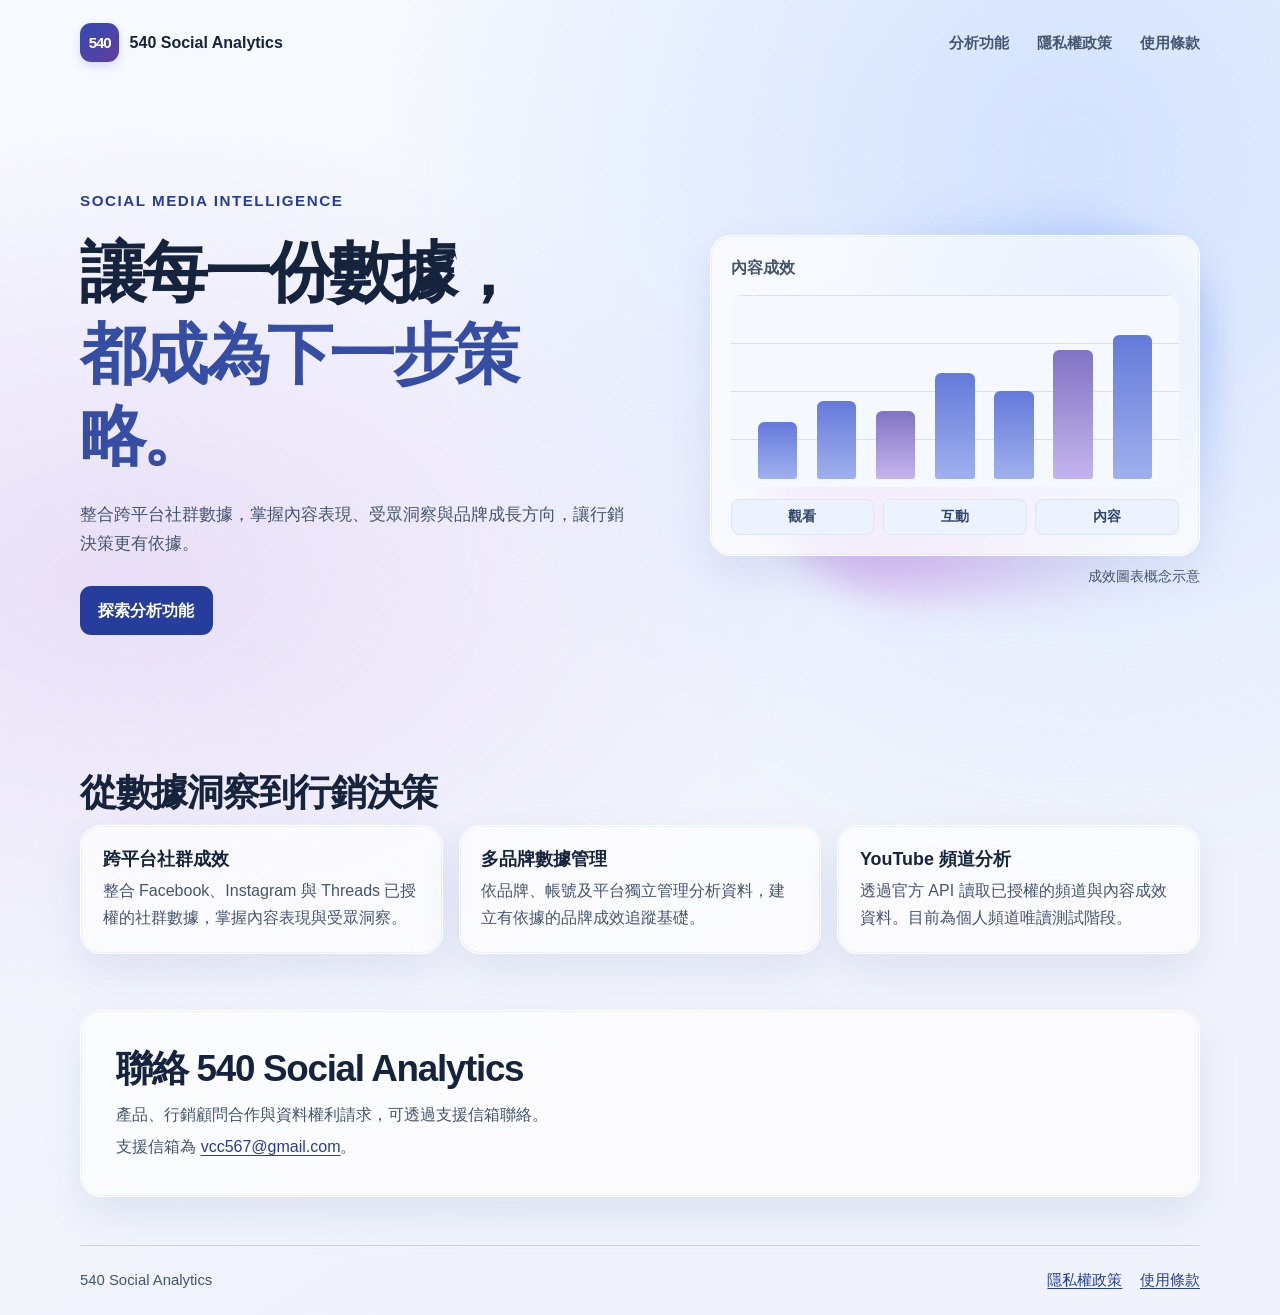
<file: index.html>
<!doctype html>
<html lang="zh-Hant">
<head>
  <meta charset="utf-8">
  <meta name="viewport" content="width=device-width, initial-scale=1">
  <meta name="google-site-verification" content="hTyvmV1lqASZmQ6Gsihp-XycyqeNi187Hg7N2gv2ka0">
  <meta name="description" content="540 Social Analytics 是本機行銷分析工作台，整理已授權的社群成效與內容數據。">
  <title>540 Social Analytics｜本機行銷分析工作台</title>
  <link rel="stylesheet" href="styles.css">
</head>
<body class="home">
  <a class="skip" href="#main">跳至主要內容</a>
  <header class="shell masthead">
    <a class="brand" href="./"><span class="mark" aria-hidden="true">540</span>540 Social Analytics</a>
    <nav class="navigation" aria-label="主要導覽"><a href="#features">分析功能</a><a href="privacy/">隱私權政策</a><a href="terms/">使用條款</a></nav>
  </header>
  <main class="shell" id="main">
    <section class="hero" aria-labelledby="hero-title">
      <div>
        <p class="eyebrow">SOCIAL MEDIA INTELLIGENCE</p>
        <h1 id="hero-title">讓每一份數據，<span>都成為下一步策略。</span></h1>
        <p class="lead">整合跨平台社群數據，掌握內容表現、受眾洞察與品牌成長方向，讓行銷決策更有依據。</p>
        <a class="button" href="#features">探索分析功能</a>
      </div>
      <figure class="visual">
        <div class="glass panel" aria-hidden="true">
          <div class="panel-top">內容成效</div>
          <div class="chart"><i style="--height:34%"></i><i style="--height:47%"></i><i style="--height:41%"></i><i style="--height:64%"></i><i style="--height:53%"></i><i style="--height:78%"></i><i style="--height:87%"></i></div>
          <div class="panel-tiles"><span>觀看</span><span>互動</span><span>內容</span></div>
        </div>
        <figcaption>成效圖表概念示意</figcaption>
      </figure>
    </section>
    <section class="section" id="features">
      <h2>從數據洞察到行銷決策</h2>
      <div class="features">
        <article class="glass feature"><h3>跨平台社群成效</h3><p>整合 Facebook、Instagram 與 Threads 已授權的社群數據，掌握內容表現與受眾洞察。</p></article>
        <article class="glass feature"><h3>多品牌數據管理</h3><p>依品牌、帳號及平台獨立管理分析資料，建立有依據的品牌成效追蹤基礎。</p></article>
        <article class="glass feature"><h3>YouTube 頻道分析</h3><p>透過官方 API 讀取已授權的頻道與內容成效資料。目前為個人頻道唯讀測試階段。</p></article>
      </div>
    </section>
    <section class="glass contact" id="contact">
      <h2>聯絡 540 Social Analytics</h2>
      <p>產品、行銷顧問合作與資料權利請求，可透過支援信箱聯絡。</p>
      <p>支援信箱為 <a href="mailto:vcc567@gmail.com">vcc567@gmail.com</a>。</p>
    </section>
  </main>
  <footer class="shell footer"><p>540 Social Analytics</p><nav aria-label="網站政策"><a href="privacy/">隱私權政策</a><a href="terms/">使用條款</a></nav></footer>
</body>
</html>
</file>
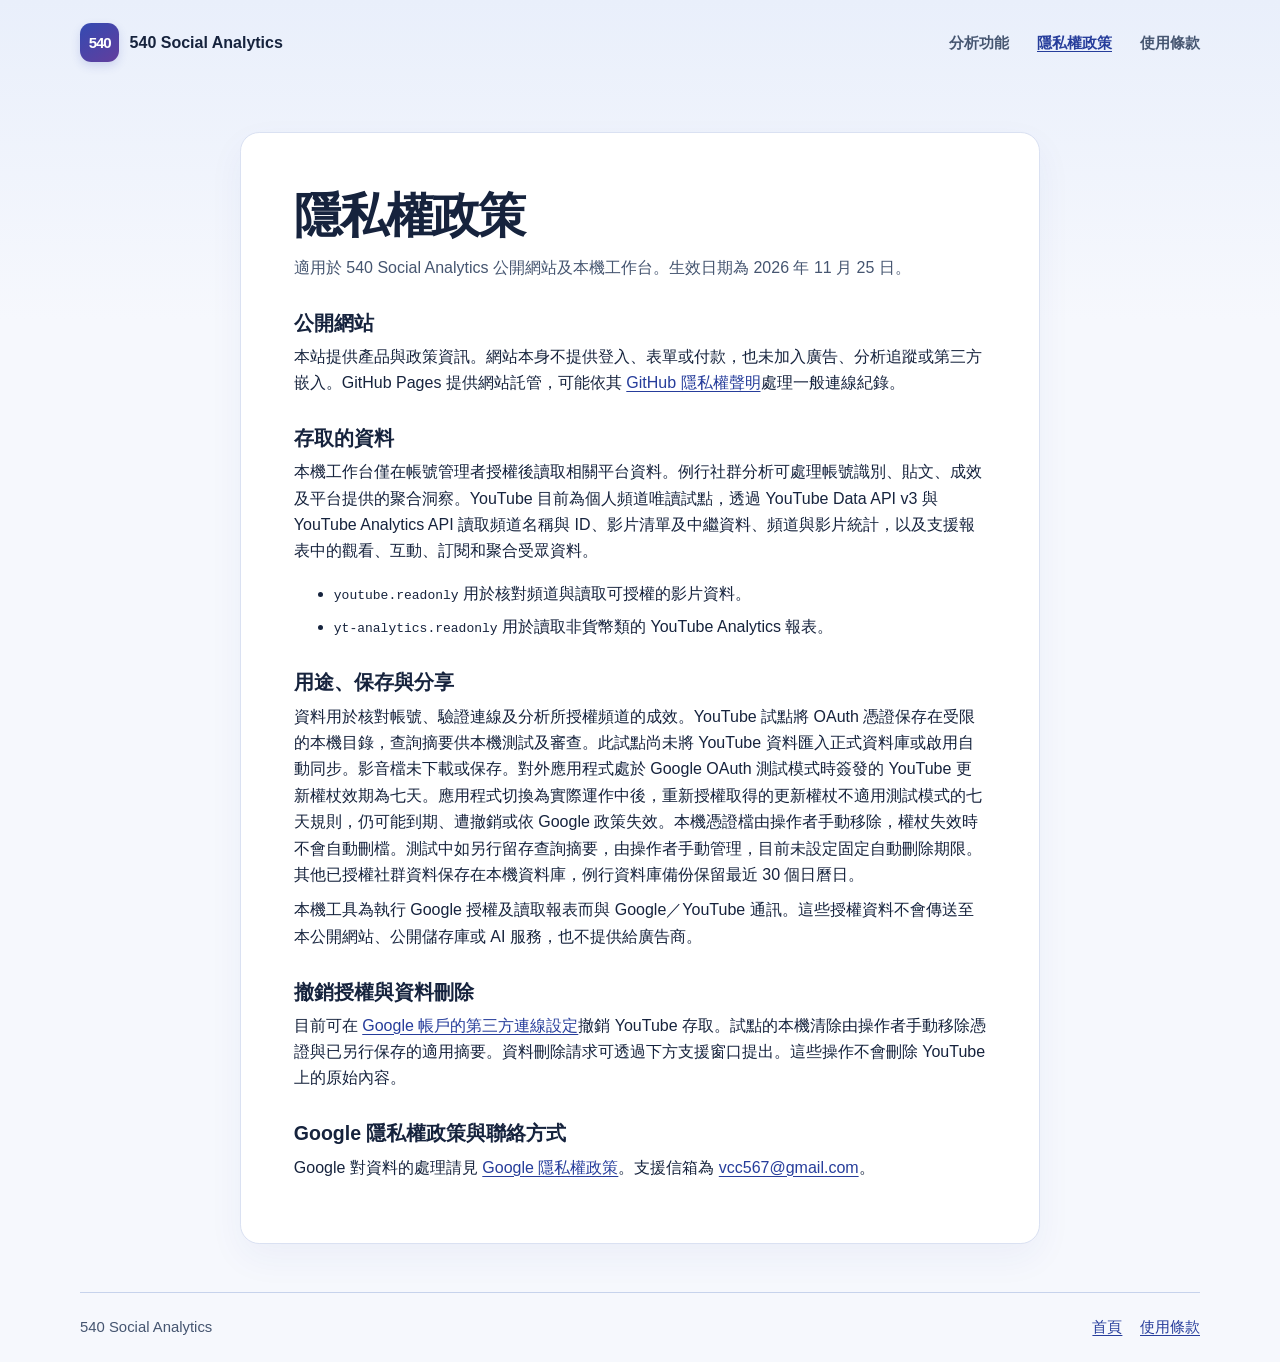
<file: privacy/index.html>
<!doctype html>
<html lang="zh-Hant">
<head>
  <meta charset="utf-8">
  <meta name="viewport" content="width=device-width, initial-scale=1">
  <title>隱私權政策｜540 Social Analytics</title>
  <link rel="stylesheet" href="../styles.css">
</head>
<body class="legal">
  <a class="skip" href="#main">跳至主要內容</a>
  <header class="shell masthead">
    <a class="brand" href="../"><span class="mark" aria-hidden="true">540</span>540 Social Analytics</a>
    <nav class="navigation" aria-label="主要導覽"><a href="../#features">分析功能</a><a href="../privacy/" aria-current="page">隱私權政策</a><a href="../terms/">使用條款</a></nav>
  </header>
  <main id="main" class="shell">
    <article class="legal-card">
      <h1>隱私權政策</h1>
      <p class="intro">適用於 540 Social Analytics 公開網站及本機工作台。生效日期為 2026 年 11 月 25 日。</p>
      <h2>公開網站</h2>
      <p>本站提供產品與政策資訊。網站本身不提供登入、表單或付款，也未加入廣告、分析追蹤或第三方嵌入。GitHub Pages 提供網站託管，可能依其 <a href="https://docs.github.com/en/site-policy/privacy-policies/github-general-privacy-statement">GitHub 隱私權聲明</a>處理一般連線紀錄。</p>
      <h2>存取的資料</h2>
      <p>本機工作台僅在帳號管理者授權後讀取相關平台資料。例行社群分析可處理帳號識別、貼文、成效及平台提供的聚合洞察。YouTube 目前為個人頻道唯讀試點，透過 YouTube Data API v3 與 YouTube Analytics API 讀取頻道名稱與 ID、影片清單及中繼資料、頻道與影片統計，以及支援報表中的觀看、互動、訂閱和聚合受眾資料。</p>
      <ul><li><code>youtube.readonly</code> 用於核對頻道與讀取可授權的影片資料。</li><li><code>yt-analytics.readonly</code> 用於讀取非貨幣類的 YouTube Analytics 報表。</li></ul>
      <h2>用途、保存與分享</h2>
      <p>資料用於核對帳號、驗證連線及分析所授權頻道的成效。YouTube 試點將 OAuth 憑證保存在受限的本機目錄，查詢摘要供本機測試及審查。此試點尚未將 YouTube 資料匯入正式資料庫或啟用自動同步。影音檔未下載或保存。對外應用程式處於 Google OAuth 測試模式時簽發的 YouTube 更新權杖效期為七天。應用程式切換為實際運作中後，重新授權取得的更新權杖不適用測試模式的七天規則，仍可能到期、遭撤銷或依 Google 政策失效。本機憑證檔由操作者手動移除，權杖失效時不會自動刪檔。測試中如另行留存查詢摘要，由操作者手動管理，目前未設定固定自動刪除期限。其他已授權社群資料保存在本機資料庫，例行資料庫備份保留最近 30 個日曆日。
      </p>
      <p>本機工具為執行 Google 授權及讀取報表而與 Google／YouTube 通訊。這些授權資料不會傳送至本公開網站、公開儲存庫或 AI 服務，也不提供給廣告商。</p>
      <h2>撤銷授權與資料刪除</h2>
      <p>目前可在 <a href="https://security.google.com/settings/security/permissions">Google 帳戶的第三方連線設定</a>撤銷 YouTube 存取。試點的本機清除由操作者手動移除憑證與已另行保存的適用摘要。資料刪除請求可透過下方支援窗口提出。這些操作不會刪除 YouTube 上的原始內容。</p>
      <h2>Google 隱私權政策與聯絡方式</h2>
      <p>Google 對資料的處理請見 <a href="https://policies.google.com/privacy?hl=zh-TW">Google 隱私權政策</a>。支援信箱為 <a href="mailto:vcc567@gmail.com">vcc567@gmail.com</a>。</p>
    </article>
  </main>
  <footer class="shell footer"><p>540 Social Analytics</p><nav aria-label="網站政策"><a href="../">首頁</a><a href="../terms/">使用條款</a></nav></footer>
</body>
</html>
</file>
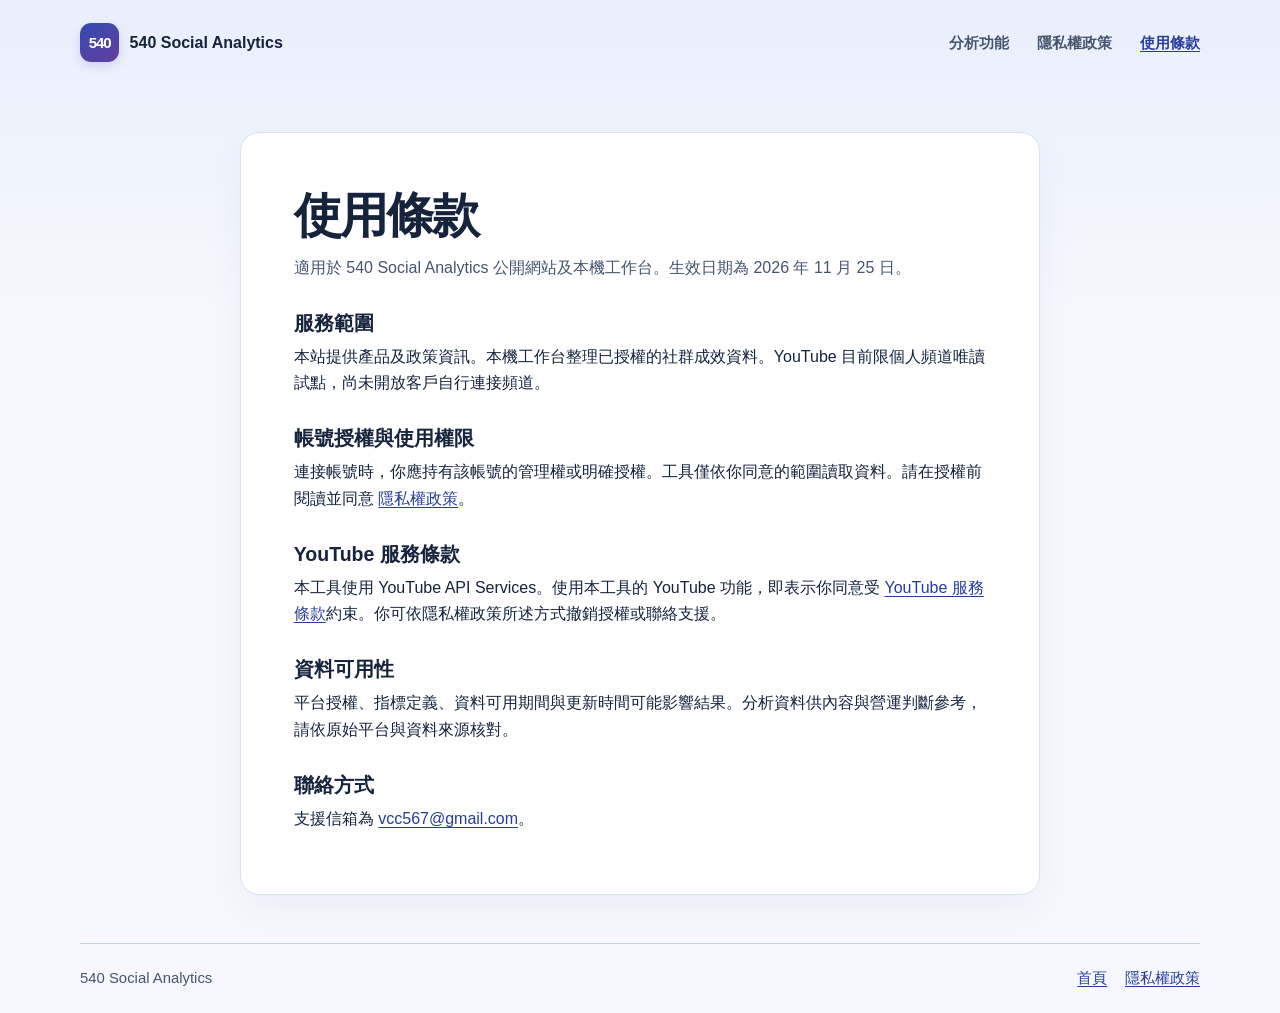
<file: terms/index.html>
<!doctype html>
<html lang="zh-Hant">
<head>
  <meta charset="utf-8">
  <meta name="viewport" content="width=device-width, initial-scale=1">
  <title>使用條款｜540 Social Analytics</title>
  <link rel="stylesheet" href="../styles.css">
</head>
<body class="legal">
  <a class="skip" href="#main">跳至主要內容</a>
  <header class="shell masthead">
    <a class="brand" href="../"><span class="mark" aria-hidden="true">540</span>540 Social Analytics</a>
    <nav class="navigation" aria-label="主要導覽"><a href="../#features">分析功能</a><a href="../privacy/">隱私權政策</a><a href="../terms/" aria-current="page">使用條款</a></nav>
  </header>
  <main id="main" class="shell">
    <article class="legal-card">
      <h1>使用條款</h1>
      <p class="intro">適用於 540 Social Analytics 公開網站及本機工作台。生效日期為 2026 年 11 月 25 日。</p>
      <h2>服務範圍</h2>
      <p>本站提供產品及政策資訊。本機工作台整理已授權的社群成效資料。YouTube 目前限個人頻道唯讀試點，尚未開放客戶自行連接頻道。</p>
      <h2>帳號授權與使用權限</h2>
      <p>連接帳號時，你應持有該帳號的管理權或明確授權。工具僅依你同意的範圍讀取資料。請在授權前閱讀並同意 <a href="../privacy/">隱私權政策</a>。</p>
      <h2>YouTube 服務條款</h2>
      <p>本工具使用 YouTube API Services。使用本工具的 YouTube 功能，即表示你同意受 <a href="https://www.youtube.com/t/terms">YouTube 服務條款</a>約束。你可依隱私權政策所述方式撤銷授權或聯絡支援。</p>
      <h2>資料可用性</h2>
      <p>平台授權、指標定義、資料可用期間與更新時間可能影響結果。分析資料供內容與營運判斷參考，請依原始平台與資料來源核對。</p>
      <h2>聯絡方式</h2>
      <p>支援信箱為 <a href="mailto:vcc567@gmail.com">vcc567@gmail.com</a>。</p>
    </article>
  </main>
  <footer class="shell footer"><p>540 Social Analytics</p><nav aria-label="網站政策"><a href="../">首頁</a><a href="../privacy/">隱私權政策</a></nav></footer>
</body>
</html>
</file>
<file: styles.css>
:root {
  color-scheme: light;
  --ink: #16233d;
  --muted: #455570;
  --accent: #263d9b;
  --line: #c7d3ec;
  font-family: Inter, -apple-system, BlinkMacSystemFont, "PingFang TC", "Noto Sans TC", sans-serif;
  color: var(--ink);
  background: #f3f6ff;
}
* { box-sizing: border-box; }
body { margin: 0; min-width: 0; line-height: 1.65; }
a { color: var(--accent); text-underline-offset: .21em; }
:focus-visible { outline: 3px solid #263d9b; outline-offset: 4px; border-radius: 4px; }
.skip { position: absolute; top: .5rem; left: .5rem; transform: translateY(-180%); background: white; padding: .6rem 1rem; z-index: 4; }
.skip:focus { transform: none; }
.shell { width: min(1120px, calc(100% - 48px)); margin-inline: auto; }
.masthead { display: flex; justify-content: space-between; align-items: center; gap: 1rem; padding-block: 1.45rem; }
.brand { display: inline-flex; align-items: center; gap: .65rem; text-decoration: none; font-weight: 760; color: var(--ink); white-space: nowrap; }
.mark { display: inline-grid; place-items: center; width: 2.45rem; height: 2.45rem; color: white; line-height: 1; font-weight: 800; font-size: .94rem; letter-spacing: -.08em; background: linear-gradient(145deg,#334ab2,#633e9d); border-radius: .7rem; box-shadow: 0 4px 10px #334ab22b; }
.navigation { display: flex; gap: clamp(.7rem, 3vw, 1.75rem); align-items: center; flex-wrap: wrap; }
.navigation a { color: var(--muted); text-decoration: none; font-size: .93rem; font-weight: 650; }
.navigation a:hover, .navigation [aria-current] { color: var(--accent); text-decoration: underline; }
.home { background: radial-gradient(ellipse at 84% 12%, #d4e2ff 0, transparent 45%), radial-gradient(ellipse at 10% 44%, #e9dff8 0, transparent 43%), linear-gradient(150deg, #f7faff, #f0f3fb 75%); }
.hero { display: grid; grid-template-columns: 1.06fr .94fr; align-items: center; gap: clamp(2rem, 6vw, 5rem); padding-block: clamp(3rem, 8vw, 7rem); }
.eyebrow { color: var(--accent); font-size: .95rem; font-weight: 750; letter-spacing: .1em; margin: 0 0 1.1rem; }
h1,h2,h3,p { overflow-wrap: anywhere; }
h1,h2,h3 { line-height: 1.25; }
.hero h1 { font-size: clamp(2.55rem, 5.15vw, 4.45rem); letter-spacing: -.055em; margin: 0; }
.hero h1 span { display: block; color: #354da3; }
.lead { max-width: 35rem; color: var(--muted); font-size: 1.08rem; margin: 1.4rem 0 1.8rem; }
.button { display: inline-block; background: #263d9b; border-radius: .7rem; padding: .72rem 1.15rem; color: white; text-decoration: none; font-weight: 720; }
.button:hover { background: #192c7a; }
.glass { background: #ffffffb8; border: 1px solid #fff; box-shadow: 0 17px 41px #263d9b18, inset 0 0 0 1px #c1cee041; border-radius: 1.3rem; }
.visual { position: relative; isolation: isolate; margin: 0; }
.visual::before { content: ""; position: absolute; z-index: -1; inset: -1.4rem -1rem -.8rem 10%; border-radius: 35%; background: radial-gradient(at 78% 27%, #b0c9fc, transparent 54%), radial-gradient(at 25% 78%, #d7b8f1, transparent 55%); filter: blur(16px); }
.panel { padding: 1.15rem 1.25rem 1.25rem; }
.panel-top { display:flex; gap: .45rem; align-items:center; color: var(--muted); font-weight: 700; margin-bottom: .85rem; }
.chart { height: clamp(8.5rem, 19vw, 12rem); display:flex; align-items:flex-end; gap: 5%; padding: 1.2rem 6% .5rem; border-radius:.8rem; background: repeating-linear-gradient(to top, transparent, transparent calc(25% - 1px), #d8e0f2 calc(25% - 1px), #d8e0f2 25%), #f6f8ff; }
.chart i { flex: 1; height: var(--height); border-radius: .4rem .4rem .15rem .15rem; background: linear-gradient(#647ada,#a0b0ee); }
.chart i:nth-child(3n) { background: linear-gradient(#8073c4,#c5b5ed); }
.panel-tiles { display:grid; grid-template-columns:repeat(3,1fr); gap:.55rem; margin-top:.8rem; }
.panel-tiles span { text-align:center; color:#31456e; background:#edf2ff; border:1px solid #dce6f9; padding:.35rem; border-radius:.5rem; font-size:.85rem; font-weight:700; }
figcaption { margin-top:.6rem; color:var(--muted); font-size:.86rem; text-align:right; }
.section { padding-block: 2rem 3.5rem; }
.section h2, .contact h2 { margin: 0 0 .6rem; font-size: clamp(1.65rem, 3vw, 2.3rem); letter-spacing:-.035em; }
.section-intro { color:var(--muted); max-width: 45rem; margin: 0 0 1.25rem; }
.features { display:grid; grid-template-columns: repeat(3,1fr); gap: 1rem; }
.feature { padding:1.35rem; }
.feature h3 { margin: 0 0 .5rem; font-size:1.12rem; }
.feature p { margin:0; color:var(--muted); }
.contact { padding: clamp(1.3rem, 4vw, 2.2rem); margin-bottom: 3rem; }
.contact p { margin:.4rem 0 0; color:var(--muted); }
.footer { display:flex; flex-wrap:wrap; justify-content:space-between; align-items:center; gap:.7rem 1rem; border-top:1px solid var(--line); padding-block:1.4rem; color:var(--muted); font-size:.93rem; }
.footer p { margin:0; }
.footer nav { display:flex; gap:1.1rem; flex-wrap:wrap; }
.legal { background:linear-gradient(180deg,#e9effb,#f6f8fd 20rem); }
.legal-card { max-width: 50rem; margin:clamp(1rem,4vw,2.9rem) auto 3rem; background:#fff; border:1px solid #dae1f2; border-radius:1.2rem; padding:clamp(1.25rem,5vw,3.3rem); box-shadow:0 14px 36px #263d9b0d; }
.legal-card h1 { font-size:clamp(2rem,5vw,3rem); margin:0 0 .5rem; letter-spacing:-.04em; }
.legal-card h2 { font-size:1.22rem; margin:1.85rem 0 .45rem; }
.legal-card p { margin:.55rem 0; }
.legal-card li + li { margin-top:.45rem; }
.legal-card .intro { color:var(--muted); }
@media (max-width: 760px) {
  .shell { width:calc(100% - 36px); }
  .hero { grid-template-columns:1fr; gap:2rem; padding-block:2.6rem 2rem; }
  .visual::before { inset:-.35rem 0 0 8%; }
  .features { grid-template-columns:1fr; gap:.8rem; }
  .section { padding-bottom:2rem; }
}
@media (max-width: 460px) {
  .masthead { align-items:flex-start; flex-direction:column; padding-block:1rem; gap:.65rem; }
  .hero h1 { font-size:2.45rem; }
  .lead { font-size:1rem; }
  .panel { padding:.8rem; }
}
</file>
